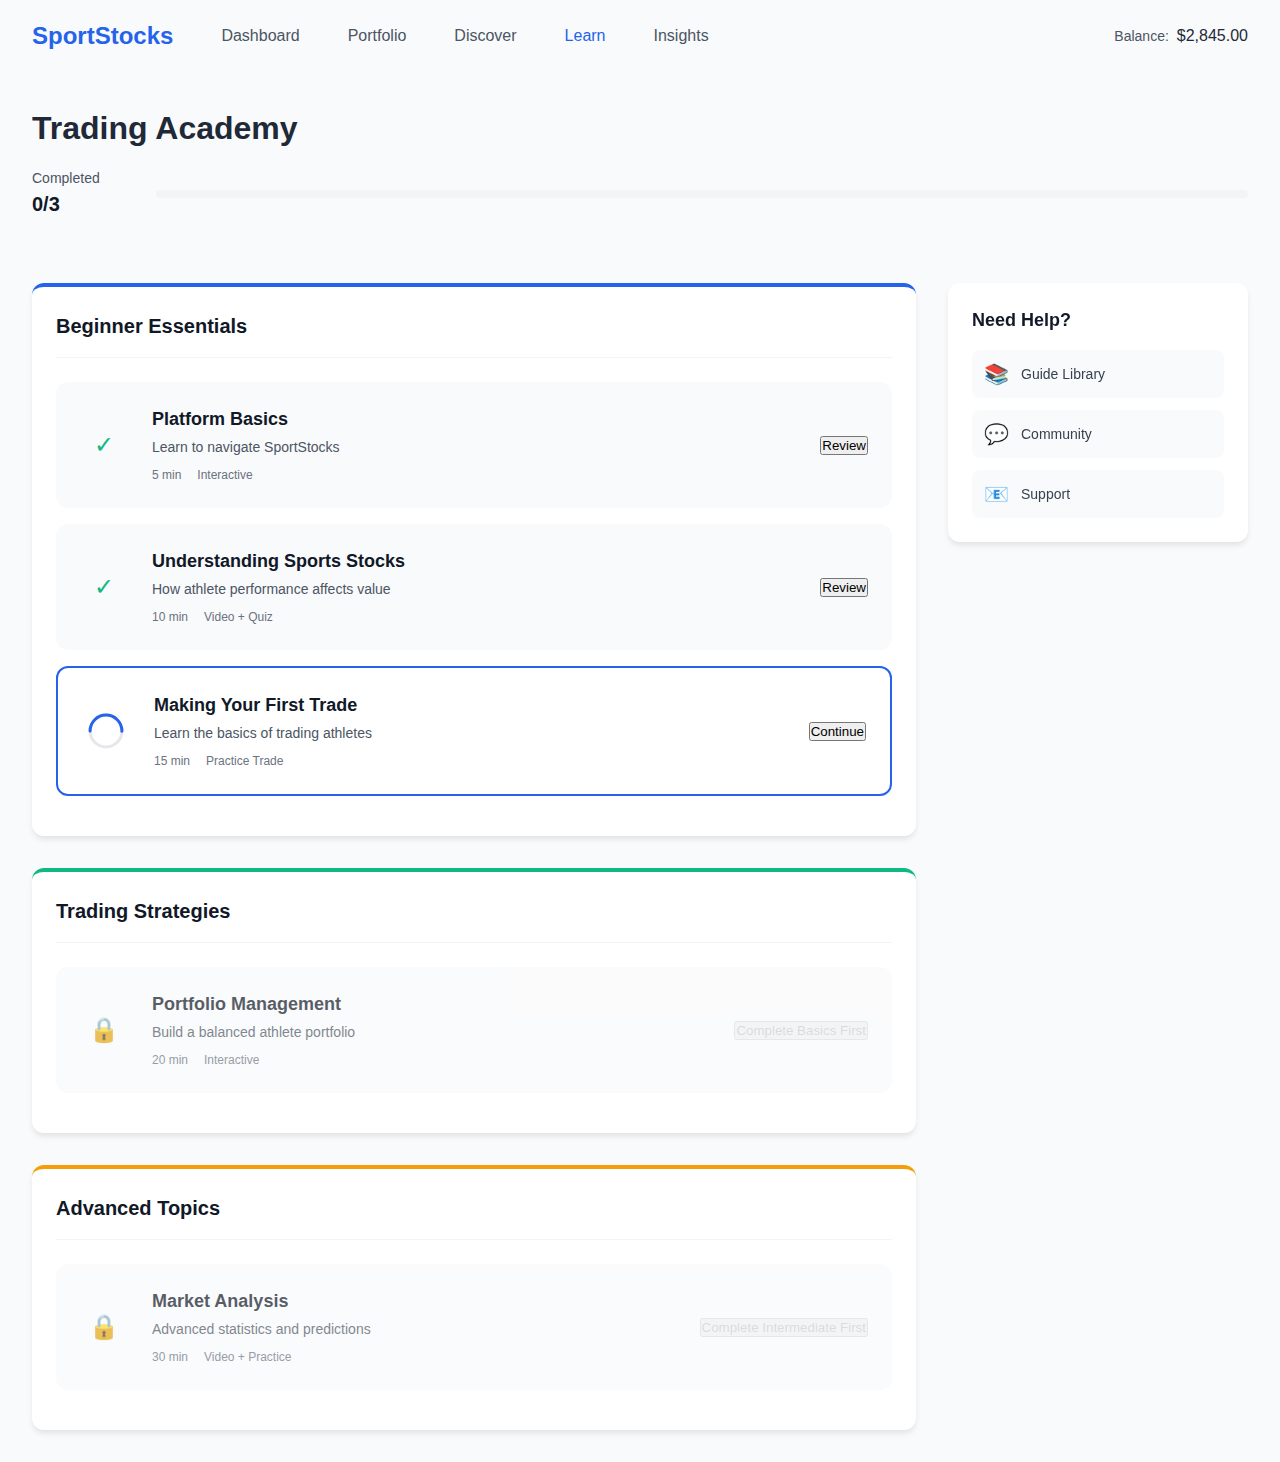
<file: tutorial.html>
<!DOCTYPE html>
<html lang="en">
<head>
    <meta charset="UTF-8">
    <meta name="viewport" content="width=device-width, initial-scale=1.0">
    <title>Learn SportStocks Trading</title>
    <link rel="stylesheet" href="styles.css">
    <link rel="stylesheet" href="tutorial.css">
</head>
<body>
    <nav class="nav-container">
        <div class="nav-left">
            <div class="logo">SportStocks</div>
            <div class="nav-tabs">
                <a href="index.html" class="nav-tab">Dashboard</a>
                <a href="portfolio.html" class="nav-tab">Portfolio</a>
                <a href="discover.html" class="nav-tab">Discover</a>
                <a href="tutorial.html" class="nav-tab active">Learn</a>
                <a href="insights.html" class="nav-tab">Insights</a>
            </div>
        </div>
        <div class="nav-right">
            <div class="user-balance">
                <span class="balance-label">Balance:</span>
                <span class="balance-amount">$2,845.00</span>
            </div>
        </div>
    </nav>

    <main class="main-content tutorial-page">
        <div class="tutorial-header">
            <h1>Trading Academy</h1>
            <div class="progress-overview">
                <div class="progress-stat">
                    <span class="stat-label">Completed</span>
                    <span class="stat-value">2/8</span>
                </div>
                <div class="progress-bar">
                    <div class="progress" style="width: 25%"></div>
                </div>
            </div>
        </div>

        <div class="tutorial-grid">
            <div class="tutorial-track beginner">
                <h2>Beginner Essentials</h2>
                
                <div class="tutorial-card completed">
                    <div class="card-status">
                        <span class="status-icon">✓</span>
                    </div>
                    <div class="card-content">
                        <h3>Platform Basics</h3>
                        <p>Learn to navigate SportStocks</p>
                        <div class="tutorial-meta">
                            <span>5 min</span>
                            <span>Interactive</span>
                        </div>
                    </div>
                    <button class="button button--secondary">Review</button>
                </div>

                <div class="tutorial-card completed">
                    <div class="card-status">
                        <span class="status-icon">✓</span>
                    </div>
                    <div class="card-content">
                        <h3>Understanding Sports Stocks</h3>
                        <p>How athlete performance affects value</p>
                        <div class="tutorial-meta">
                            <span>10 min</span>
                            <span>Video + Quiz</span>
                        </div>
                    </div>
                    <button class="button button--secondary">Review</button>
                </div>

                <div class="tutorial-card active">
                    <div class="card-status">
                        <div class="progress-circle">
                            <svg viewBox="0 0 36 36">
                                <path d="M18 2.0845 a 15.9155 15.9155 0 0 1 0 31.831 a 15.9155 15.9155 0 0 1 0 -31.831" fill="none" stroke="#E5E7EB" stroke-width="3"/>
                                <path d="M18 2.0845 a 15.9155 15.9155 0 0 1 0 31.831 a 15.9155 15.9155 0 0 1 0 -31.831" fill="none" stroke="#2563EB" stroke-width="3" stroke-dasharray="50, 100"/>
                            </svg>
                        </div>
                    </div>
                    <div class="card-content">
                        <h3>Making Your First Trade</h3>
                        <p>Learn the basics of trading athletes</p>
                        <div class="tutorial-meta">
                            <span>15 min</span>
                            <span>Practice Trade</span>
                        </div>
                    </div>
                    <button class="button button--primary">Continue</button>
                </div>
            </div>

            <div class="tutorial-track intermediate">
                <h2>Trading Strategies</h2>
                
                <div class="tutorial-card locked">
                    <div class="card-status">
                        <span class="status-icon">🔒</span>
                    </div>
                    <div class="card-content">
                        <h3>Portfolio Management</h3>
                        <p>Build a balanced athlete portfolio</p>
                        <div class="tutorial-meta">
                            <span>20 min</span>
                            <span>Interactive</span>
                        </div>
                    </div>
                    <button class="button button--ghost" disabled>Complete Basics First</button>
                </div>
            </div>

            <div class="tutorial-track advanced">
                <h2>Advanced Topics</h2>
                
                <div class="tutorial-card locked">
                    <div class="card-status">
                        <span class="status-icon">🔒</span>
                    </div>
                    <div class="card-content">
                        <h3>Market Analysis</h3>
                        <p>Advanced statistics and predictions</p>
                        <div class="tutorial-meta">
                            <span>30 min</span>
                            <span>Video + Practice</span>
                        </div>
                    </div>
                    <button class="button button--ghost" disabled>Complete Intermediate First</button>
                </div>
            </div>
        </div>

        <aside class="tutorial-sidebar">
            <div class="quick-help">
                <h3>Need Help?</h3>
                <div class="help-options">
                    <button class="help-option">
                        <span class="icon">📚</span>
                        <span>Guide Library</span>
                    </button>
                    <button class="help-option">
                        <span class="icon">💬</span>
                        <span>Community</span>
                    </button>
                    <button class="help-option">
                        <span class="icon">📧</span>
                        <span>Support</span>
                    </button>
                </div>
            </div>
        </aside>
    </main>

    <script src="tutorial.js"></script>
</body>
</html>
</file>
<file: tutorial.css>
/* Tutorial Page Styles */
.tutorial-page {
    display: grid;
    grid-template-columns: 1fr 300px;
    gap: 2rem;
    padding: 2rem;
    max-width: 1440px;
    margin: 0 auto;
}

.tutorial-header {
    grid-column: 1 / -1;
    margin-bottom: 2rem;
}

.progress-overview {
    display: flex;
    align-items: center;
    gap: 1.5rem;
    margin-top: 1rem;
}

.progress-stat {
    display: flex;
    flex-direction: column;
    min-width: 100px;
}

.stat-label {
    font-size: 0.875rem;
    color: var(--gray-600);
}

.stat-value {
    font-size: 1.25rem;
    font-weight: 600;
    color: var(--gray-900);
}

.progress-bar {
    flex: 1;
    height: 0.5rem;
    background: var(--gray-100);
    border-radius: var(--radius-lg);
    overflow: hidden;
}

.progress {
    height: 100%;
    background: var(--primary);
    border-radius: var(--radius-lg);
    transition: width 0.3s ease;
}

/* Tutorial Grid */
.tutorial-grid {
    display: flex;
    flex-direction: column;
    gap: 2rem;
}

.tutorial-track {
    background: white;
    border-radius: var(--radius-lg);
    padding: 1.5rem;
    box-shadow: var(--shadow-md);
}

.tutorial-track h2 {
    font-size: 1.25rem;
    color: var(--gray-900);
    margin-bottom: 1.5rem;
    padding-bottom: 1rem;
    border-bottom: 1px solid var(--gray-100);
}

/* Tutorial Cards */
.tutorial-card {
    display: flex;
    align-items: center;
    gap: 1.5rem;
    padding: 1.5rem;
    background: var(--gray-50);
    border-radius: var(--radius-lg);
    margin-bottom: 1rem;
    transition: var(--transition);
}

.tutorial-card:hover:not(.locked) {
    background: var(--gray-100);
}

.card-status {
    flex-shrink: 0;
    width: 48px;
    height: 48px;
    display: flex;
    align-items: center;
    justify-content: center;
}

.status-icon {
    font-size: 1.5rem;
}

.tutorial-card.completed .status-icon {
    color: var(--success);
}

.tutorial-card.locked .status-icon {
    color: var(--gray-400);
}

.card-content {
    flex: 1;
}

.card-content h3 {
    margin: 0 0 0.25rem 0;
    font-size: 1.125rem;
    color: var(--gray-900);
}

.card-content p {
    color: var(--gray-600);
    font-size: 0.875rem;
    margin-bottom: 0.5rem;
}

.tutorial-meta {
    display: flex;
    gap: 1rem;
    font-size: 0.75rem;
    color: var(--gray-500);
}

.tutorial-meta span {
    display: flex;
    align-items: center;
    gap: 0.25rem;
}

/* Progress Circle */
.progress-circle {
    width: 36px;
    height: 36px;
}

.progress-circle svg {
    transform: rotate(-90deg);
    overflow: visible;
}

.progress-circle path {
    stroke-linecap: round;
}

/* Tutorial Sidebar */
.tutorial-sidebar {
    position: sticky;
    top: 2rem;
    align-self: start;
}

.quick-help {
    background: white;
    border-radius: var(--radius-lg);
    padding: 1.5rem;
    box-shadow: var(--shadow-md);
}

.quick-help h3 {
    margin: 0 0 1rem 0;
    font-size: 1.125rem;
    color: var(--gray-900);
}

.help-options {
    display: flex;
    flex-direction: column;
    gap: 0.75rem;
}

.help-option {
    display: flex;
    align-items: center;
    gap: 0.75rem;
    padding: 0.75rem;
    background: var(--gray-50);
    border: none;
    border-radius: var(--radius-md);
    color: var(--gray-700);
    font-size: 0.875rem;
    cursor: pointer;
    transition: var(--transition);
}

.help-option:hover {
    background: var(--gray-100);
}

.help-option .icon {
    font-size: 1.25rem;
}

/* Track Specific Styles */
.tutorial-track.beginner {
    border-top: 4px solid var(--primary);
}

.tutorial-track.intermediate {
    border-top: 4px solid var(--success);
}

.tutorial-track.advanced {
    border-top: 4px solid var(--warning);
}

/* Locked State */
.tutorial-card.locked {
    opacity: 0.7;
}

.tutorial-card.locked button {
    cursor: not-allowed;
}

/* Active State */
.tutorial-card.active {
    border: 2px solid var(--primary);
    background: white;
}

/* Responsive Design */
@media (max-width: 1024px) {
    .tutorial-page {
        grid-template-columns: 1fr;
    }
    
    .tutorial-sidebar {
        position: static;
        margin-top: 2rem;
    }
}

@media (max-width: 768px) {
    .tutorial-card {
        flex-direction: column;
        text-align: center;
        padding: 1rem;
    }
    
    .tutorial-meta {
        justify-content: center;
    }
    
    .progress-overview {
        flex-direction: column;
        align-items: stretch;
    }
}
</file>
<file: styles.css>
/* Base Variables and Reset */
:root {
    --primary: #2563eb;
    --primary-light: #3b82f6;
    --primary-dark: #1d4ed8;
    --success: #10b981;
    --danger: #ef4444;
    --warning: #f59e0b;
    --gray-50: #f9fafb;
    --gray-100: #f3f4f6;
    --gray-200: #e5e7eb;
    --gray-300: #d1d5db;
    --gray-400: #9ca3af;
    --gray-500: #6b7280;
    --gray-600: #4b5563;
    --gray-700: #374151;
    --gray-800: #1f2937;
    --gray-900: #111827;
    --shadow-sm: 0 1px 2px 0 rgba(0, 0, 0, 0.05);
    --shadow-md: 0 4px 6px -1px rgba(0, 0, 0, 0.1);
    --shadow-lg: 0 10px 15px -3px rgba(0, 0, 0, 0.1);
    --radius-sm: 0.375rem;
    --radius-md: 0.5rem;
    --radius-lg: 0.75rem;
    --transition: all 0.2s ease;
}

/* Reset and Base Styles */
* {
    margin: 0;
    padding: 0;
    box-sizing: border-box;
}

html {
    font-size: 16px;
    scroll-behavior: smooth;
}

body {
    font-family: -apple-system, BlinkMacSystemFont, 'Segoe UI', Roboto, sans-serif;
    line-height: 1.5;
    color: var(--gray-800);
    background-color: var(--gray-50);
}

/* Accessibility */
.skip-link {
    position: absolute;
    top: -40px;
    left: 0;
    padding: 8px;
    background-color: var(--primary);
    color: white;
    z-index: 100;
    transition: top 0.2s;
}

.skip-link:focus {
    top: 0;
}

.visually-hidden {
    position: absolute;
    width: 1px;
    height: 1px;
    padding: 0;
    margin: -1px;
    overflow: hidden;
    clip: rect(0, 0, 0, 0);
    border: 0;
}

/* Navigation */
.navbar {
    position: fixed;
    top: 0;
    left: 0;
    right: 0;
    background: white;
    box-shadow: var(--shadow-sm);
    z-index: 50;
}

.nav-container {
    max-width: 1440px;
    margin: 0 auto;
    padding: 1rem 2rem;
    display: flex;
    justify-content: space-between;
    align-items: center;
}

.nav-left {
    display: flex;
    align-items: center;
    gap: 2rem;
}

.logo {
    display: flex;
    align-items: center;
    gap: 0.5rem;
    font-size: 1.5rem;
    font-weight: 700;
    color: var(--primary);
    text-decoration: none;
    transition: var(--transition);
}

.logo:hover {
    color: var(--primary-dark);
}

.nav-tabs {
    display: flex;
    gap: 1rem;
}

.nav-tab {
    padding: 0.5rem 1rem;
    color: var(--gray-600);
    text-decoration: none;
    border-radius: var(--radius-sm);
    transition: var(--transition);
}

.nav-tab:hover {
    background-color: var(--gray-100);
}

.nav-tab.active {
    color: var(--primary);
    font-weight: 500;
}

/* Search */
.search-container {
    position: relative;
    width: 400px;
}

.search-container input {
    width: 100%;
    padding: 0.75rem 1rem 0.75rem 2.5rem;
    border: 1px solid var(--gray-200);
    border-radius: var(--radius-md);
    font-size: 0.875rem;
    transition: var(--transition);
}

.search-container input:focus {
    outline: none;
    border-color: var(--primary);
    box-shadow: 0 0 0 3px rgba(37, 99, 235, 0.1);
}

.search-container i {
    position: absolute;
    left: 0.75rem;
    top: 50%;
    transform: translateY(-50%);
    color: var(--gray-400);
    pointer-events: none;
}

/* Navigation Right */
.nav-right {
    display: flex;
    align-items: center;
    gap: 1.5rem;
}

.notification-btn {
    position: relative;
    padding: 0.5rem;
    background: none;
    border: none;
    cursor: pointer;
    color: var(--gray-600);
    transition: var(--transition);
}

.notification-btn:hover {
    color: var(--gray-800);
}

.badge {
    position: absolute;
    top: -5px;
    right: -5px;
    background: var(--danger);
    color: white;
    font-size: 0.75rem;
    padding: 0.125rem 0.375rem;
    border-radius: 9999px;
    font-weight: 500;
}

.user-balance {
    display: flex;
    align-items: center;
    gap: 0.5rem;
    font-weight: 500;
}

.balance-label {
    color: var(--gray-600);
    font-size: 0.875rem;
}

.balance-amount {
    color: var(--gray-800);
}

/* Main Content */
.main-content {
    margin-top: 4rem;
    padding: 2rem;
    max-width: 1440px;
    margin-left: auto;
    margin-right: auto;
}

/* Dashboard Stats */
.stats-grid {
    display: grid;
    grid-template-columns: repeat(3, 1fr);
    gap: 1.5rem;
    margin-bottom: 2rem;
}

.stat-card {
    background: white;
    border-radius: var(--radius-lg);
    padding: 1.5rem;
    box-shadow: var(--shadow-md);
    transition: var(--transition);
}

.stat-card:hover {
    transform: translateY(-2px);
    box-shadow: var(--shadow-lg);
}

.stat-header {
    display: flex;
    justify-content: space-between;
    align-items: center;
    margin-bottom: 1rem;
}

.stat-header h2 {
    font-size: 1.125rem;
    color: var(--gray-700);
    font-weight: 600;
}

.info-btn {
    background: none;
    border: none;
    color: var(--gray-400);
    cursor: pointer;
    transition: var(--transition);
}

.info-btn:hover {
    color: var(--gray-600);
}

.stat-content {
    text-align: left;
}

.stat-amount {
    font-size: 2rem;
    font-weight: 700;
    color: var(--gray-900);
    margin-bottom: 0.5rem;
}

.trend {
    display: flex;
    align-items: center;
    gap: 0.5rem;
    font-size: 0.875rem;
}

.trend.positive {
    color: var(--success);
}

.trend.negative {
    color: var(--danger);
}

/* Risk Analysis */
.risk-level {
    font-size: 1.25rem;
    font-weight: 500;
    margin-bottom: 1rem;
    text-align: center;
}

.progress-bar {
    height: 0.5rem;
    background: var(--gray-200);
    border-radius: 9999px;
    overflow: hidden;
    margin: 1rem 0;
}

.progress {
    height: 100%;
    background: var(--primary);
    border-radius: 9999px;
    transition: width 0.5s ease;
}

.risk-score {
    text-align: center;
    color: var(--gray-600);
    font-size: 0.875rem;
}


.notification {
    position: fixed;
    bottom: 2rem;
    right: 2rem;
    padding: 1rem 2rem;
    border-radius: var(--radius-md);
    background: white;
    box-shadow: var(--shadow-lg);
    animation: slideIn 0.3s ease;
    z-index: 1000;
}

.tutorial-modal {
    position: fixed;
    inset: 0;
    background: rgba(0, 0, 0, 0.5);
    display: flex;
    align-items: center;
    justify-content: center;
    z-index: 1000;
}

.tutorial-modal-content {
    background: white;
    border-radius: var(--radius-lg);
    width: 90%;
    max-width: 800px;
    max-height: 90vh;
    overflow-y: auto;
}

.tutorial-modal-header {
    padding: 1.5rem;
    border-bottom: 1px solid var(--gray-200);
    display: flex;
    justify-content: space-between;
    align-items: center;
}

.tutorial-modal-body {
    padding: 1.5rem;
}

.tutorial-modal-footer {
    padding: 1.5rem;
    border-top: 1px solid var(--gray-200);
    display: flex;
    justify-content: space-between;
    align-items: center;
}

/* Tooltip Styles */
.tooltip {
    position: fixed;
    z-index: 1000;
    pointer-events: none;
    opacity: 0;
    transform: translateY(10px);
    transition: all 0.2s ease;
}

.tooltip--visible {
    opacity: 1;
    transform: translateY(0);
}

.tooltip-content {
    background: var(--gray-900);
    color: white;
    padding: 0.5rem 1rem;
    border-radius: var(--radius-md);
    font-size: 0.875rem;
    max-width: 250px;
    box-shadow: var(--shadow-lg);
}

.tooltip-arrow {
    position: absolute;
    width: 8px;
    height: 8px;
    background: var(--gray-900);
    transform: rotate(45deg);
}

.tooltip--top .tooltip-arrow {
    bottom: -4px;
    left: 50%;
    margin-left: -4px;
}

.tooltip--bottom .tooltip-arrow {
    top: -4px;
    left: 50%;
    margin-left: -4px;
}

[data-tooltip] {
    cursor: help;
}

/* Validation Styles */
.input--error {
    border-color: var(--danger) !important;
}

.input--valid {
    border-color: var(--success) !important;
}

.error-message {
    color: var(--danger);
    font-size: 0.875rem;
    margin-top: 0.5rem;
}

.error-message.hidden {
    display: none;
}

/* Add validation states to form elements */
input:invalid,
select:invalid {
    border-color: var(--danger);
}

input:valid,
select:valid {
    border-color: var(--success);
}

/* Disabled button state */
button:disabled {
    opacity: 0.6;
    cursor: not-allowed;
}

/* Error Notification Styles */
.error-notification {
    position: fixed;
    bottom: 2rem;
    right: 2rem;
    max-width: 400px;
    background: white;
    border-radius: var(--radius-lg);
    box-shadow: var(--shadow-lg);
    transform: translateX(120%);
    transition: transform 0.3s ease;
    z-index: 1100;
}

.error-notification--visible {
    transform: translateX(0);
}

.error-notification__content {
    padding: 1rem;
}

.error-notification__header {
    display: flex;
    justify-content: space-between;
    align-items: center;
    margin-bottom: 0.5rem;
}

.error-notification__title {
    font-weight: 600;
    color: var(--gray-900);
}

.error-notification__close {
    background: none;
    border: none;
    font-size: 1.5rem;
    color: var(--gray-500);
    cursor: pointer;
    padding: 0.25rem;
}

.error-notification__body {
    color: var(--gray-600);
    font-size: 0.875rem;
}

.error-notification__action {
    margin-bottom: 0.5rem;
}

.error-notification__code {
    font-size: 0.75rem;
    color: var(--gray-500);
}

/* Severity-specific styles */
.error-notification--error {
    border-left: 4px solid var(--danger);
}

.error-notification--warning {
    border-left: 4px solid var(--warning);
}

.error-notification--success {
    border-left: 4px solid var(--success);
}

.help-btn {
  padding: 0.5rem;
  background: none;
  border: none;
  color: var(--gray-600);
  cursor: pointer;
  transition: var(--transition);
}

.guided-tour-trigger {
  margin: 2rem 0;
  text-align: center;
}

.tour-btn {
  padding: 1rem 2rem;
  background: var(--primary);
  color: white;
  border: none;
  border-radius: var(--radius-lg);
  cursor: pointer;
  transition: var(--transition);
}

.notification--success {
    background: var(--success);
    color: white;
}

.notification--error {
    background: var(--danger);
    color: white;
}

@keyframes slideIn {
    from {
        transform: translateX(100%);
        opacity: 0;
    }
    to {
        transform: translateX(0);
        opacity: 1;
    }
}

/* Quick Actions */
.action-grid {
    display: grid;
    grid-template-columns: repeat(2, 1fr);
    gap: 0.75rem;
}

.action-btn {
    display: flex;
    align-items: center;
    justify-content: center;
    gap: 0.5rem;
    padding: 0.75rem;
    background: var(--gray-100);
    border: none;
    border-radius: var(--radius-sm);
    color: var(--gray-700);
    font-size: 0.875rem;
    cursor: pointer;
    transition: var(--transition);
}

.action-btn:hover {
    background: var(--gray-200);
}

/* Market Overview */
.market-card {
    background: white;
    border-radius: var(--radius-lg);
    padding: 1.5rem;
    margin-bottom: 2rem;
    box-shadow: var(--shadow-md);
}

.market-header {
    display: flex;
    justify-content: space-between;
    align-items: center;
    margin-bottom: 1.5rem;
}

.timeframe-selector {
    display: flex;
    gap: 0.5rem;
}

.timeframe-btn {
    padding: 0.5rem 1rem;
    background: var(--gray-100);
    border: none;
    border-radius: var(--radius-sm);
    color: var(--gray-600);
    font-size: 0.875rem;
    cursor: pointer;
    transition: var(--transition);
}

.timeframe-btn:hover {
    background: var(--gray-200);
}

.timeframe-btn.active {
    background: var(--primary);
    color: white;
}

.chart-container {
    height: 300px;
    position: relative;
}

/* Player Market */
.section-header {
    display: flex;
    justify-content: space-between;
    align-items: center;
    margin-bottom: 1.5rem;
}

.market-tabs {
    display: flex;
    gap: 1rem;
}

.market-tab {
    padding: 0.5rem 1rem;
    background: none;
    border: none;
    border-bottom: 2px solid transparent;
    color: var(--gray-600);
    cursor: pointer;
    transition: var(--transition);
}

.market-tab:hover {
    color: var(--primary);
}

.market-tab.active {
    color: var(--primary);
    border-bottom-color: var(--primary);
}

/* Modal */
.modal {
    display: none;
    position: fixed;
    inset: 0;
    background: rgba(0, 0, 0, 0.5);
    z-index: 100;
    padding: 2rem;
}

.modal.active {
    display: flex;
    align-items: center;
    justify-content: center;
}

.modal-content {
    background: white;
    border-radius: var(--radius-lg);
    width: 100%;
    max-width: 500px;
    animation: modalSlide 0.3s ease;
}

@keyframes modalSlide {
    from {
        transform: translateY(50px);
        opacity: 0;
    }
    to {
        transform: translateY(0);
        opacity: 1;
    }
}

/* Responsive Design */
@media (max-width: 1280px) {
    .stats-grid {
        grid-template-columns: repeat(2, 1fr);
    }
}

@media (max-width: 1024px) {
    .search-container {
        width: 300px;
    }
    
    .nav-tabs {
        display: none;
    }
}

@media (max-width: 768px) {
    .stats-grid {
        grid-template-columns: 1fr;
    }
    
    .search-container {
        display: none;
    }
    
    .market-header {
        flex-direction: column;
        gap: 1rem;
    }
    
    .timeframe-selector {
        width: 100%;
        overflow-x: auto;
    }
}

/* Print Styles */
@media print {
    .navbar,
    .action-btn,
    .modal {
        display: none;
    }
    
    body {
        background: white;
    }
    
    .main-content {
        margin-top: 0;
        padding: 0;
    }
}
</file>
